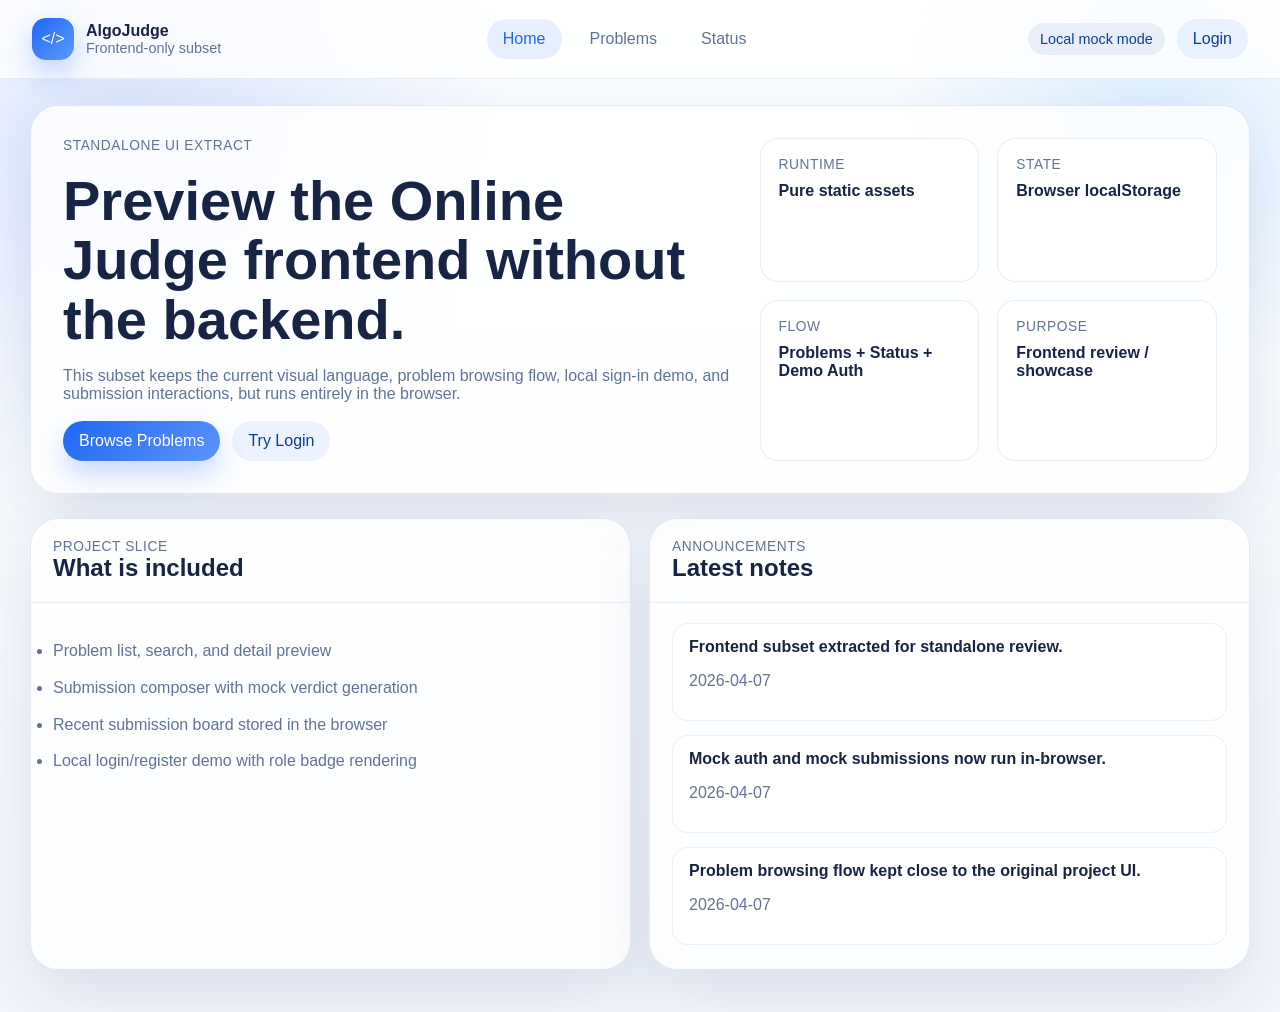
<file: frontend-only/index.html>
<!DOCTYPE html>
<html lang="en">
<head>
  <meta charset="UTF-8">
  <meta name="viewport" content="width=device-width, initial-scale=1.0">
  <title>AlgoJudge Frontend Subset</title>
  <link rel="stylesheet" href="./styles.css">
</head>
<body>
  <div class="page-shell">
    <header class="topbar">
      <div class="brand">
        <span class="brand-mark">&lt;/&gt;</span>
        <div>
          <strong>AlgoJudge</strong>
          <p>Frontend-only subset</p>
        </div>
      </div>

      <nav class="nav">
        <button class="nav-link is-active" data-view="home" type="button">Home</button>
        <button class="nav-link" data-view="problems" type="button">Problems</button>
        <button class="nav-link" data-view="status" type="button">Status</button>
      </nav>

      <div class="topbar-actions">
        <span id="mode-chip" class="mode-chip">Local mock mode</span>
        <button id="auth-button" class="ghost-button" type="button">Login</button>
      </div>
    </header>

    <main class="layout">
      <section class="panel-stack" data-panel="home">
        <section class="hero-card">
          <div class="hero-copy">
            <p class="eyebrow">Standalone UI extract</p>
            <h1>Preview the Online Judge frontend without the backend.</h1>
            <p class="hero-text">
              This subset keeps the current visual language, problem browsing flow,
              local sign-in demo, and submission interactions, but runs entirely in the browser.
            </p>
            <div class="hero-actions">
              <button class="primary-button" data-view-target="problems" type="button">Browse Problems</button>
              <button class="ghost-button" id="open-auth-inline" type="button">Try Login</button>
            </div>
          </div>

          <div class="hero-metrics">
            <article class="metric-card">
              <span class="metric-label">Runtime</span>
              <strong>Pure static assets</strong>
            </article>
            <article class="metric-card">
              <span class="metric-label">State</span>
              <strong>Browser localStorage</strong>
            </article>
            <article class="metric-card">
              <span class="metric-label">Flow</span>
              <strong>Problems + Status + Demo Auth</strong>
            </article>
            <article class="metric-card">
              <span class="metric-label">Purpose</span>
              <strong>Frontend review / showcase</strong>
            </article>
          </div>
        </section>

        <section class="grid grid-home">
          <article class="card">
            <div class="section-head">
              <div>
                <p class="eyebrow">Project slice</p>
                <h2>What is included</h2>
              </div>
            </div>
            <ul class="feature-list">
              <li>Problem list, search, and detail preview</li>
              <li>Submission composer with mock verdict generation</li>
              <li>Recent submission board stored in the browser</li>
              <li>Local login/register demo with role badge rendering</li>
            </ul>
          </article>

          <article class="card">
            <div class="section-head">
              <div>
                <p class="eyebrow">Announcements</p>
                <h2>Latest notes</h2>
              </div>
            </div>
            <div id="announcement-list" class="announcement-list"></div>
          </article>
        </section>
      </section>

      <section class="panel-stack hidden" data-panel="problems">
        <section class="workspace-header">
          <div>
            <p class="eyebrow">Problem Set</p>
            <h2>Frontend-only problem board</h2>
          </div>
          <div class="toolbar">
            <label class="search-shell">
              <span>Search</span>
              <input id="problem-search" type="search" placeholder="Search by title or ID">
            </label>
          </div>
        </section>

        <section class="grid grid-problems">
          <article class="card board-card">
            <table class="problem-table">
              <thead>
                <tr>
                  <th>ID</th>
                  <th>Title</th>
                  <th>Difficulty</th>
                  <th>Limits</th>
                </tr>
              </thead>
              <tbody id="problem-table-body"></tbody>
            </table>
          </article>

          <article class="card detail-card">
            <div id="problem-detail"></div>
          </article>
        </section>
      </section>

      <section class="panel-stack hidden" data-panel="status">
        <section class="workspace-header">
          <div>
            <p class="eyebrow">Status</p>
            <h2>Recent mock submissions</h2>
          </div>
          <div class="status-strip">
            <article class="metric-card compact">
              <span class="metric-label">Problems</span>
              <strong id="status-problem-count">0</strong>
            </article>
            <article class="metric-card compact">
              <span class="metric-label">Submissions</span>
              <strong id="status-submission-count">0</strong>
            </article>
            <article class="metric-card compact">
              <span class="metric-label">Accepted</span>
              <strong id="status-accepted-count">0</strong>
            </article>
          </div>
        </section>

        <article class="card">
          <table class="problem-table">
            <thead>
              <tr>
                <th>ID</th>
                <th>Problem</th>
                <th>Language</th>
                <th>Verdict</th>
                <th>Runtime</th>
                <th>Memory</th>
                <th>Time</th>
              </tr>
            </thead>
            <tbody id="submission-table-body"></tbody>
          </table>
        </article>
      </section>
    </main>
  </div>

  <dialog id="auth-dialog" class="dialog">
    <div class="dialog-card">
      <div class="dialog-head">
        <div>
          <p class="eyebrow">Local session</p>
          <h3 id="auth-title">Login</h3>
        </div>
        <button id="close-auth" class="icon-button" type="button" aria-label="Close">x</button>
      </div>

      <div class="tab-row">
        <button id="login-tab" class="tab-button is-active" type="button">Login</button>
        <button id="register-tab" class="tab-button" type="button">Register</button>
      </div>

      <label class="field">
        <span>Username</span>
        <input id="auth-username" type="text" autocomplete="username" placeholder="demo_user">
      </label>

      <label class="field">
        <span>Password</span>
        <input id="auth-password" type="password" autocomplete="current-password" placeholder="password">
      </label>

      <label class="field checkbox-field">
        <input id="auth-admin" type="checkbox">
        <span>Create as admin demo user</span>
      </label>

      <p id="auth-message" class="message"></p>

      <div class="dialog-actions">
        <button id="auth-submit" class="primary-button wide" type="button">Login</button>
      </div>
    </div>
  </dialog>

  <script src="./app.js"></script>
</body>
</html>
</file>
<file: frontend-only/styles.css>
:root {
  --bg: #f3f6fb;
  --surface: rgba(255, 255, 255, 0.82);
  --surface-strong: #ffffff;
  --stroke: rgba(74, 108, 161, 0.14);
  --text: #182444;
  --muted: #617395;
  --primary: #1f67f2;
  --primary-deep: #0c3d98;
  --accent: #dbe8ff;
  --success: #1e9b70;
  --warning: #c47c19;
  --danger: #c04747;
  --shadow: 0 24px 64px rgba(37, 69, 121, 0.12);
  --radius-xl: 28px;
  --radius-lg: 20px;
  --radius-md: 14px;
  --radius-sm: 12px;
  font-family: "Bahnschrift", "Segoe UI", sans-serif;
}

* {
  box-sizing: border-box;
}

body {
  margin: 0;
  min-height: 100vh;
  color: var(--text);
  background:
    radial-gradient(circle at 10% 10%, rgba(82, 133, 255, 0.18), transparent 26%),
    radial-gradient(circle at 90% 12%, rgba(77, 173, 255, 0.18), transparent 18%),
    linear-gradient(180deg, #fbfdff 0%, var(--bg) 100%);
}

button,
input,
textarea {
  font: inherit;
}

button {
  border: 0;
  cursor: pointer;
}

dialog {
  border: 0;
  padding: 0;
  background: transparent;
}

dialog::backdrop {
  background: rgba(12, 23, 49, 0.32);
  backdrop-filter: blur(8px);
}

.hidden {
  display: none !important;
}

.page-shell {
  min-height: 100vh;
}

.topbar {
  position: sticky;
  top: 0;
  z-index: 10;
  display: flex;
  align-items: center;
  justify-content: space-between;
  gap: 20px;
  padding: 18px 32px;
  background: rgba(255, 255, 255, 0.78);
  backdrop-filter: blur(18px);
  border-bottom: 1px solid rgba(74, 108, 161, 0.12);
}

.brand {
  display: flex;
  align-items: center;
  gap: 12px;
}

.brand strong,
.section-head h2,
.workspace-header h2,
.dialog-head h3,
.problem-title {
  margin: 0;
}

.brand p,
.hero-text,
.eyebrow,
.meta-copy,
.message,
.section-head p,
.status-note {
  margin: 0;
}

.brand-mark {
  display: grid;
  place-items: center;
  width: 42px;
  height: 42px;
  border-radius: 14px;
  color: #fff;
  background: linear-gradient(135deg, var(--primary) 0%, #5e9bff 100%);
  box-shadow: 0 12px 28px rgba(31, 103, 242, 0.28);
}

.brand p {
  color: var(--muted);
  font-size: 0.9rem;
}

.nav,
.topbar-actions,
.hero-actions,
.toolbar,
.dialog-actions,
.tab-row,
.status-strip {
  display: flex;
  align-items: center;
  gap: 12px;
}

.nav-link,
.ghost-button,
.primary-button,
.tab-button,
.icon-button {
  transition: 180ms ease;
}

.nav-link,
.ghost-button,
.primary-button,
.tab-button {
  border-radius: 999px;
  padding: 11px 16px;
}

.nav-link {
  background: transparent;
  color: var(--muted);
}

.nav-link:hover,
.nav-link.is-active {
  background: rgba(31, 103, 242, 0.1);
  color: var(--primary);
}

.ghost-button {
  background: rgba(31, 103, 242, 0.08);
  color: var(--primary-deep);
}

.ghost-button:hover,
.tab-button:hover {
  background: rgba(31, 103, 242, 0.14);
}

.primary-button {
  color: #fff;
  background: linear-gradient(135deg, var(--primary) 0%, #5d94ff 100%);
  box-shadow: 0 14px 28px rgba(31, 103, 242, 0.24);
}

.primary-button:hover {
  transform: translateY(-1px);
}

.wide {
  width: 100%;
}

.mode-chip,
.difficulty-chip,
.verdict-chip {
  display: inline-flex;
  align-items: center;
  justify-content: center;
  border-radius: 999px;
  padding: 8px 12px;
  font-size: 0.9rem;
}

.mode-chip {
  color: var(--primary-deep);
  background: rgba(17, 63, 163, 0.08);
}

.layout {
  width: min(1220px, calc(100% - 36px));
  margin: 26px auto 42px;
}

.panel-stack {
  display: flex;
  flex-direction: column;
  gap: 24px;
}

.hero-card,
.card,
.dialog-card {
  background: var(--surface);
  border: 1px solid var(--stroke);
  box-shadow: var(--shadow);
  backdrop-filter: blur(18px);
}

.hero-card {
  display: grid;
  grid-template-columns: minmax(0, 1.25fr) minmax(300px, 0.85fr);
  gap: 24px;
  border-radius: var(--radius-xl);
  padding: 32px;
}

.hero-copy {
  display: flex;
  flex-direction: column;
  gap: 18px;
}

.hero-copy h1 {
  margin: 0;
  font-size: clamp(2rem, 5vw, 3.5rem);
  line-height: 1.06;
}

.hero-text,
.feature-list,
.announcement-item p,
.problem-description,
.sample-box,
.submission-note,
.field span,
.table-empty {
  color: var(--muted);
}

.hero-metrics,
.grid {
  display: grid;
  gap: 18px;
}

.hero-metrics {
  grid-template-columns: repeat(2, minmax(0, 1fr));
}

.metric-card {
  display: flex;
  flex-direction: column;
  gap: 10px;
  padding: 18px;
  border-radius: 18px;
  background: rgba(255, 255, 255, 0.88);
  border: 1px solid rgba(74, 108, 161, 0.12);
}

.metric-card.compact {
  min-width: 140px;
}

.metric-label,
.eyebrow,
.field span,
.problem-meta span {
  font-size: 0.86rem;
  letter-spacing: 0.04em;
  text-transform: uppercase;
}

.eyebrow,
.metric-label,
.section-head p {
  color: var(--muted);
}

.grid-home {
  grid-template-columns: repeat(2, minmax(0, 1fr));
}

.grid-problems {
  grid-template-columns: minmax(320px, 0.95fr) minmax(0, 1.2fr);
  align-items: start;
}

.card,
.dialog-card {
  border-radius: var(--radius-xl);
  overflow: hidden;
}

.card {
  padding: 0;
}

.section-head,
.workspace-header,
.dialog-head {
  display: flex;
  align-items: center;
  justify-content: space-between;
  gap: 16px;
}

.section-head,
.workspace-header {
  padding: 20px 22px;
}

.section-head {
  border-bottom: 1px solid rgba(74, 108, 161, 0.1);
}

.workspace-header {
  background: var(--surface);
  border: 1px solid var(--stroke);
  border-radius: var(--radius-xl);
  box-shadow: var(--shadow);
}

.feature-list,
.announcement-list,
.problem-detail-shell,
.board-card,
.detail-card,
.status-table-shell {
  padding: 20px 22px 24px;
}

.feature-list {
  display: flex;
  flex-direction: column;
  gap: 12px;
}

.feature-list li {
  line-height: 1.55;
}

.announcement-list {
  display: flex;
  flex-direction: column;
  gap: 14px;
}

.announcement-item {
  padding: 14px 16px;
  border-radius: 16px;
  background: rgba(255, 255, 255, 0.72);
  border: 1px solid rgba(74, 108, 161, 0.1);
}

.announcement-item strong,
.problem-title {
  display: block;
  margin-bottom: 6px;
}

.search-shell,
.field {
  display: flex;
  flex-direction: column;
  gap: 8px;
}

.search-shell input,
.field input,
.field textarea {
  width: 100%;
  border: 1px solid rgba(74, 108, 161, 0.18);
  border-radius: 14px;
  padding: 12px 14px;
  background: rgba(255, 255, 255, 0.9);
  color: var(--text);
}

.field textarea {
  min-height: 220px;
  resize: vertical;
  line-height: 1.6;
  font-family: "SFMono-Regular", Consolas, monospace;
}

.problem-table {
  width: 100%;
  border-collapse: collapse;
}

.problem-table th,
.problem-table td {
  padding: 14px 10px;
  border-bottom: 1px solid rgba(74, 108, 161, 0.1);
  text-align: left;
  vertical-align: top;
}

.problem-table tbody tr {
  cursor: pointer;
  transition: background 150ms ease;
}

.problem-table tbody tr:hover,
.problem-table tbody tr.is-active {
  background: rgba(31, 103, 242, 0.06);
}

.problem-detail-shell {
  display: flex;
  flex-direction: column;
  gap: 18px;
}

.problem-meta {
  display: flex;
  flex-wrap: wrap;
  gap: 10px;
}

.problem-meta span,
.sample-box,
.submission-note,
.composer-card {
  padding: 12px 14px;
  border-radius: 16px;
  background: rgba(255, 255, 255, 0.72);
  border: 1px solid rgba(74, 108, 161, 0.1);
}

.difficulty-chip {
  color: var(--primary-deep);
  background: rgba(17, 63, 163, 0.1);
}

.composer-card {
  display: flex;
  flex-direction: column;
  gap: 16px;
}

.composer-toolbar {
  display: flex;
  flex-wrap: wrap;
  gap: 12px;
}

.composer-toolbar select {
  min-width: 140px;
  border: 1px solid rgba(74, 108, 161, 0.18);
  border-radius: 14px;
  padding: 11px 12px;
  background: rgba(255, 255, 255, 0.9);
}

.sample-stack {
  display: flex;
  flex-direction: column;
  gap: 12px;
}

.message {
  min-height: 20px;
}

.message.success {
  color: var(--success);
}

.message.error {
  color: var(--danger);
}

.verdict-chip {
  min-width: 70px;
  font-weight: 700;
}

.verdict-ac {
  color: #146a4b;
  background: rgba(30, 155, 112, 0.12);
}

.verdict-wa,
.verdict-tle,
.verdict-re {
  color: #8b3d3d;
  background: rgba(192, 71, 71, 0.12);
}

.dialog-card {
  width: min(460px, calc(100vw - 28px));
  padding: 22px;
}

.dialog-head {
  margin-bottom: 18px;
}

.tab-row {
  margin-bottom: 16px;
}

.tab-button {
  flex: 1;
  background: rgba(31, 103, 242, 0.08);
  color: var(--primary-deep);
}

.tab-button.is-active {
  background: linear-gradient(135deg, var(--primary) 0%, #5d94ff 100%);
  color: #fff;
}

.icon-button {
  width: 36px;
  height: 36px;
  border-radius: 12px;
  color: var(--muted);
  background: rgba(74, 108, 161, 0.08);
}

.checkbox-field {
  flex-direction: row;
  align-items: center;
}

.checkbox-field input {
  width: auto;
}

@media (max-width: 960px) {
  .topbar,
  .workspace-header {
    flex-direction: column;
    align-items: stretch;
  }

  .hero-card,
  .grid-home,
  .grid-problems {
    grid-template-columns: 1fr;
  }

  .nav {
    flex-wrap: wrap;
  }

  .topbar-actions,
  .toolbar,
  .status-strip {
    flex-wrap: wrap;
  }
}

@media (max-width: 640px) {
  .layout {
    width: min(100%, calc(100% - 18px));
  }

  .topbar {
    padding: 16px;
  }

  .hero-card,
  .section-head,
  .workspace-header,
  .feature-list,
  .announcement-list,
  .problem-detail-shell,
  .board-card,
  .detail-card {
    padding-left: 16px;
    padding-right: 16px;
  }

  .problem-table th:nth-child(4),
  .problem-table td:nth-child(4) {
    display: none;
  }
}
</file>
